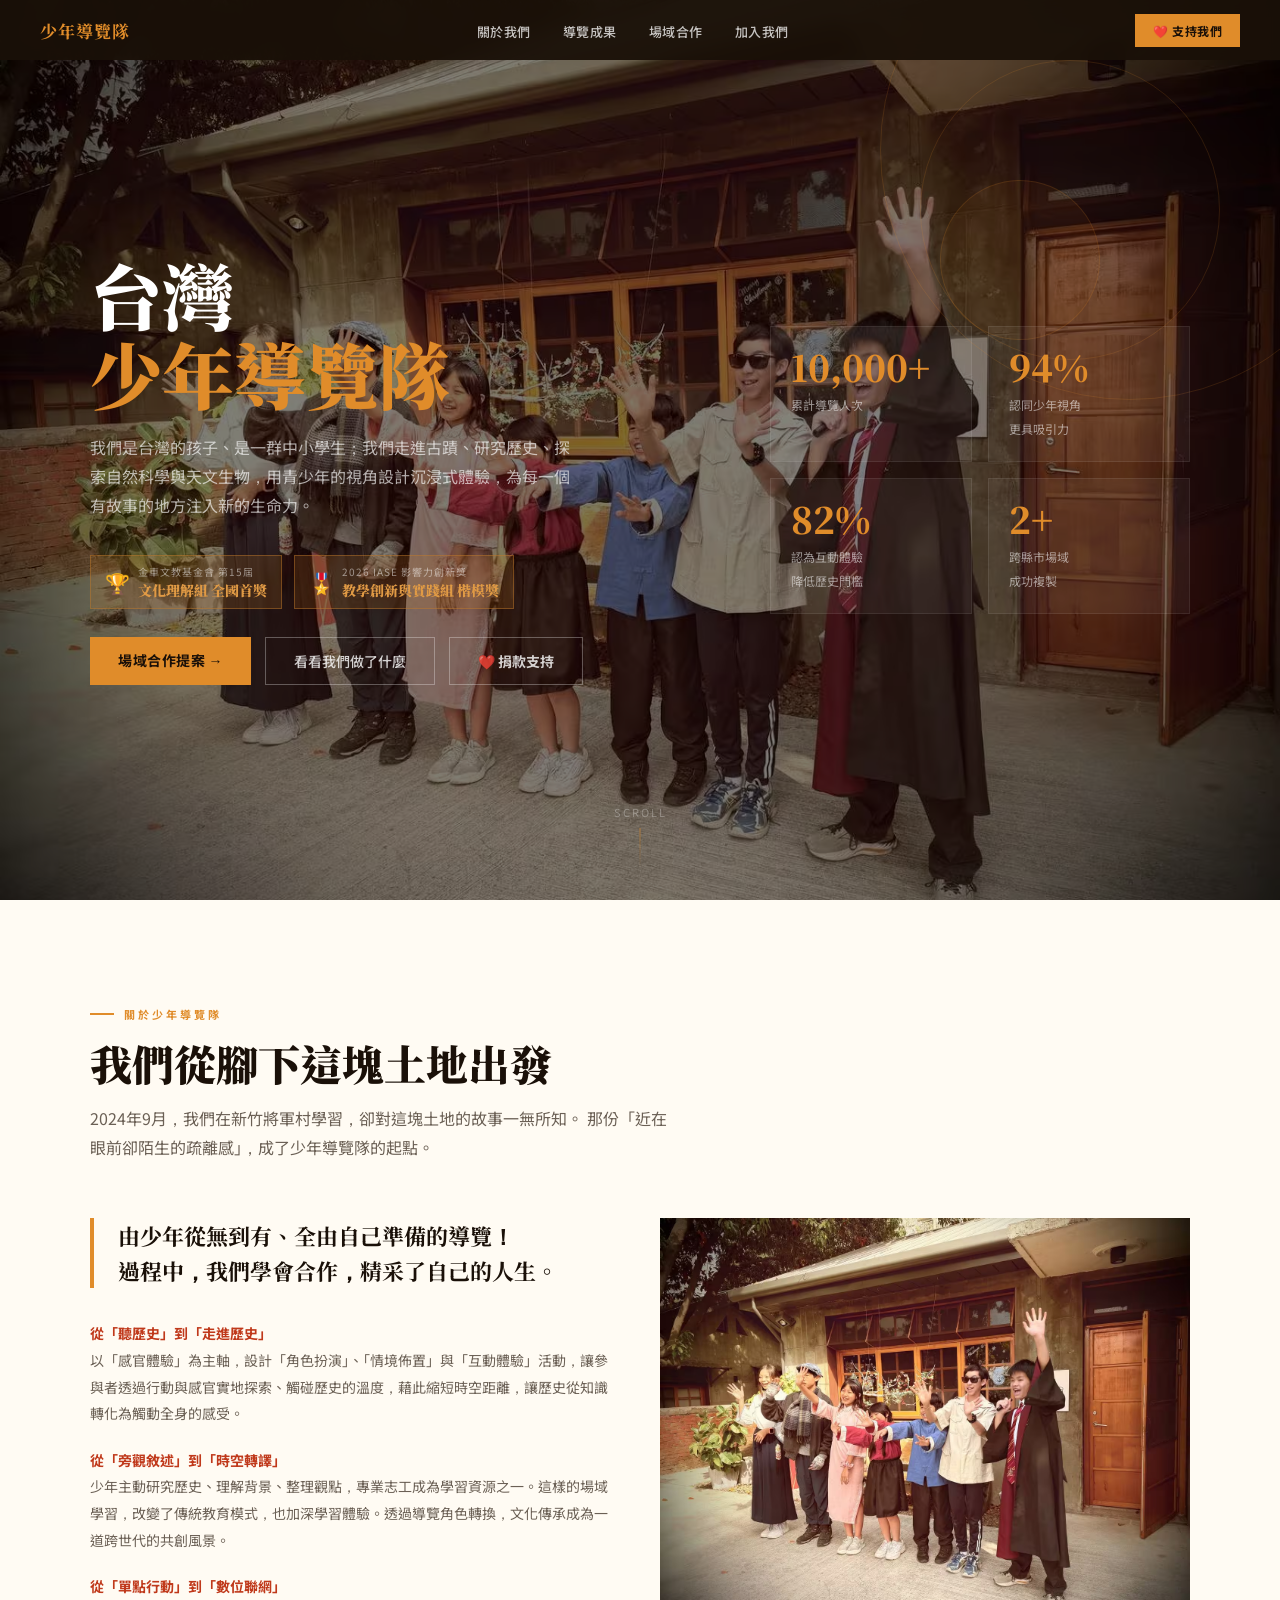
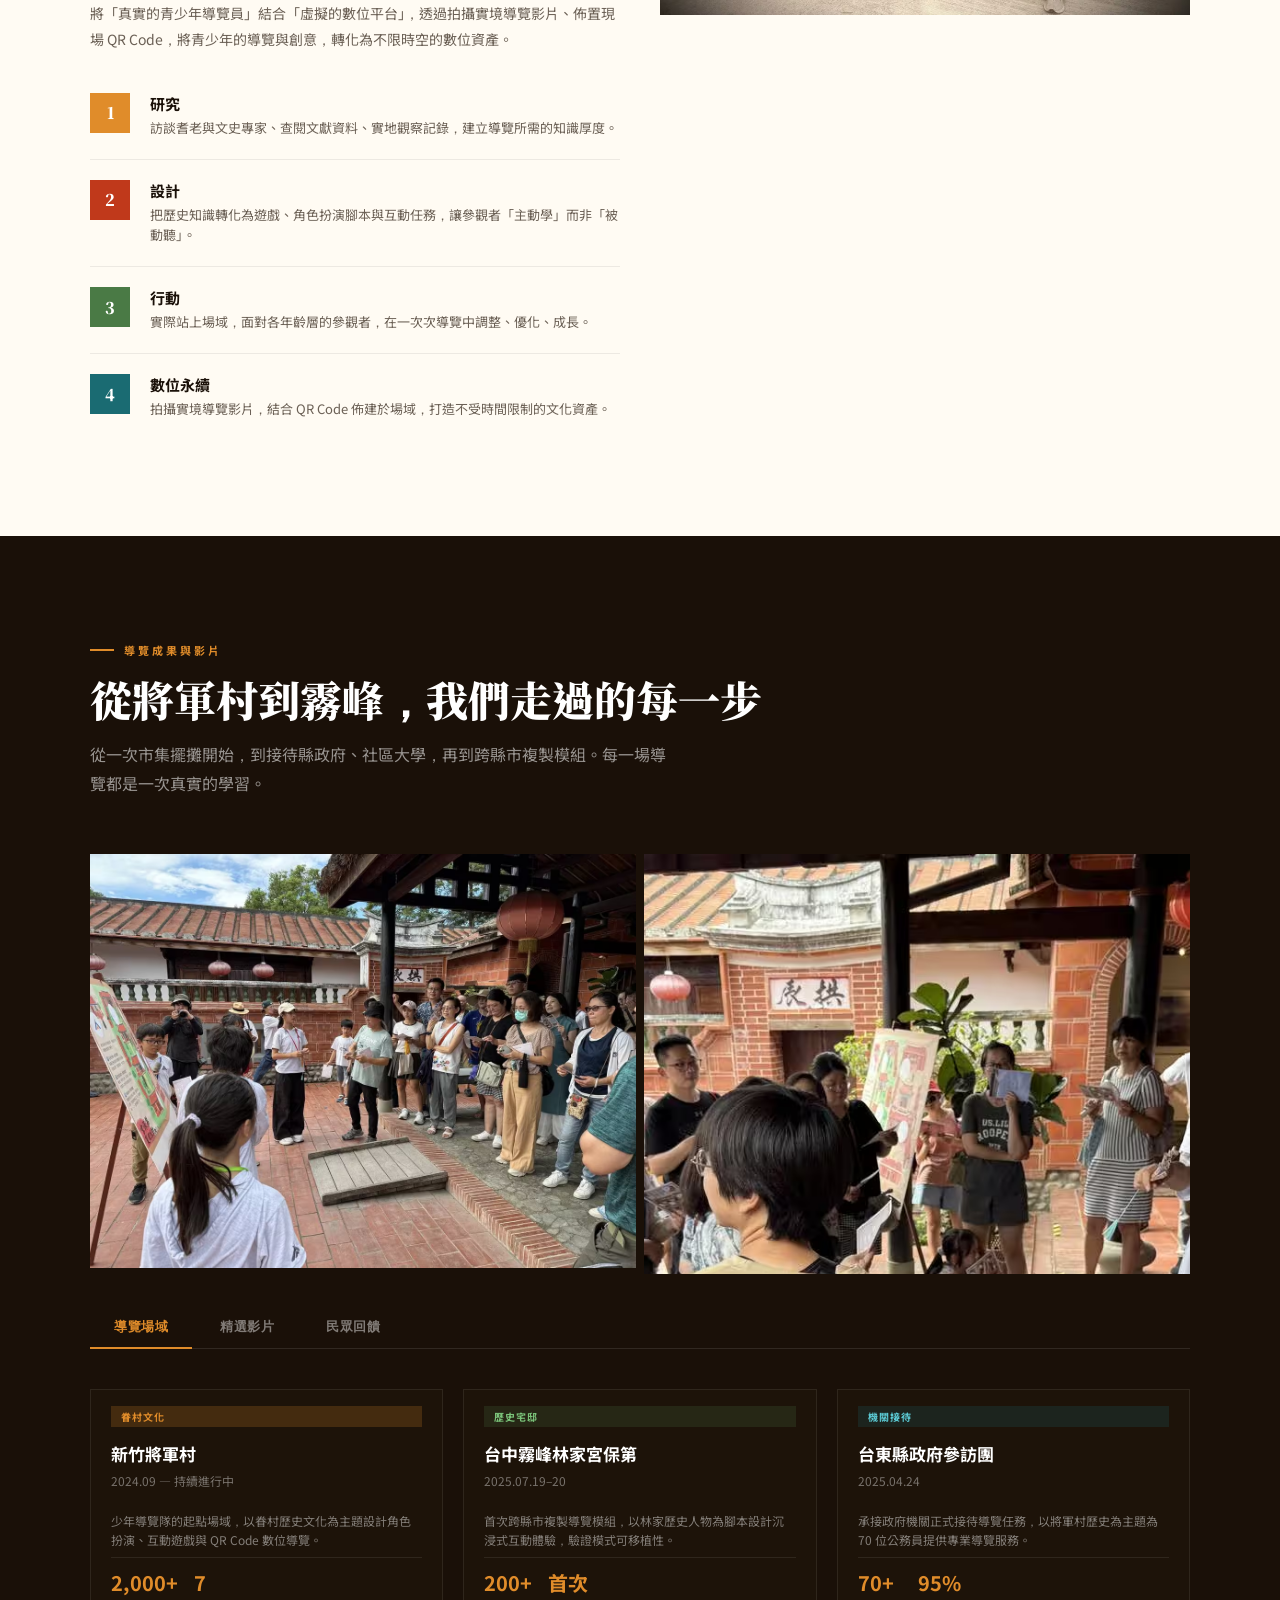
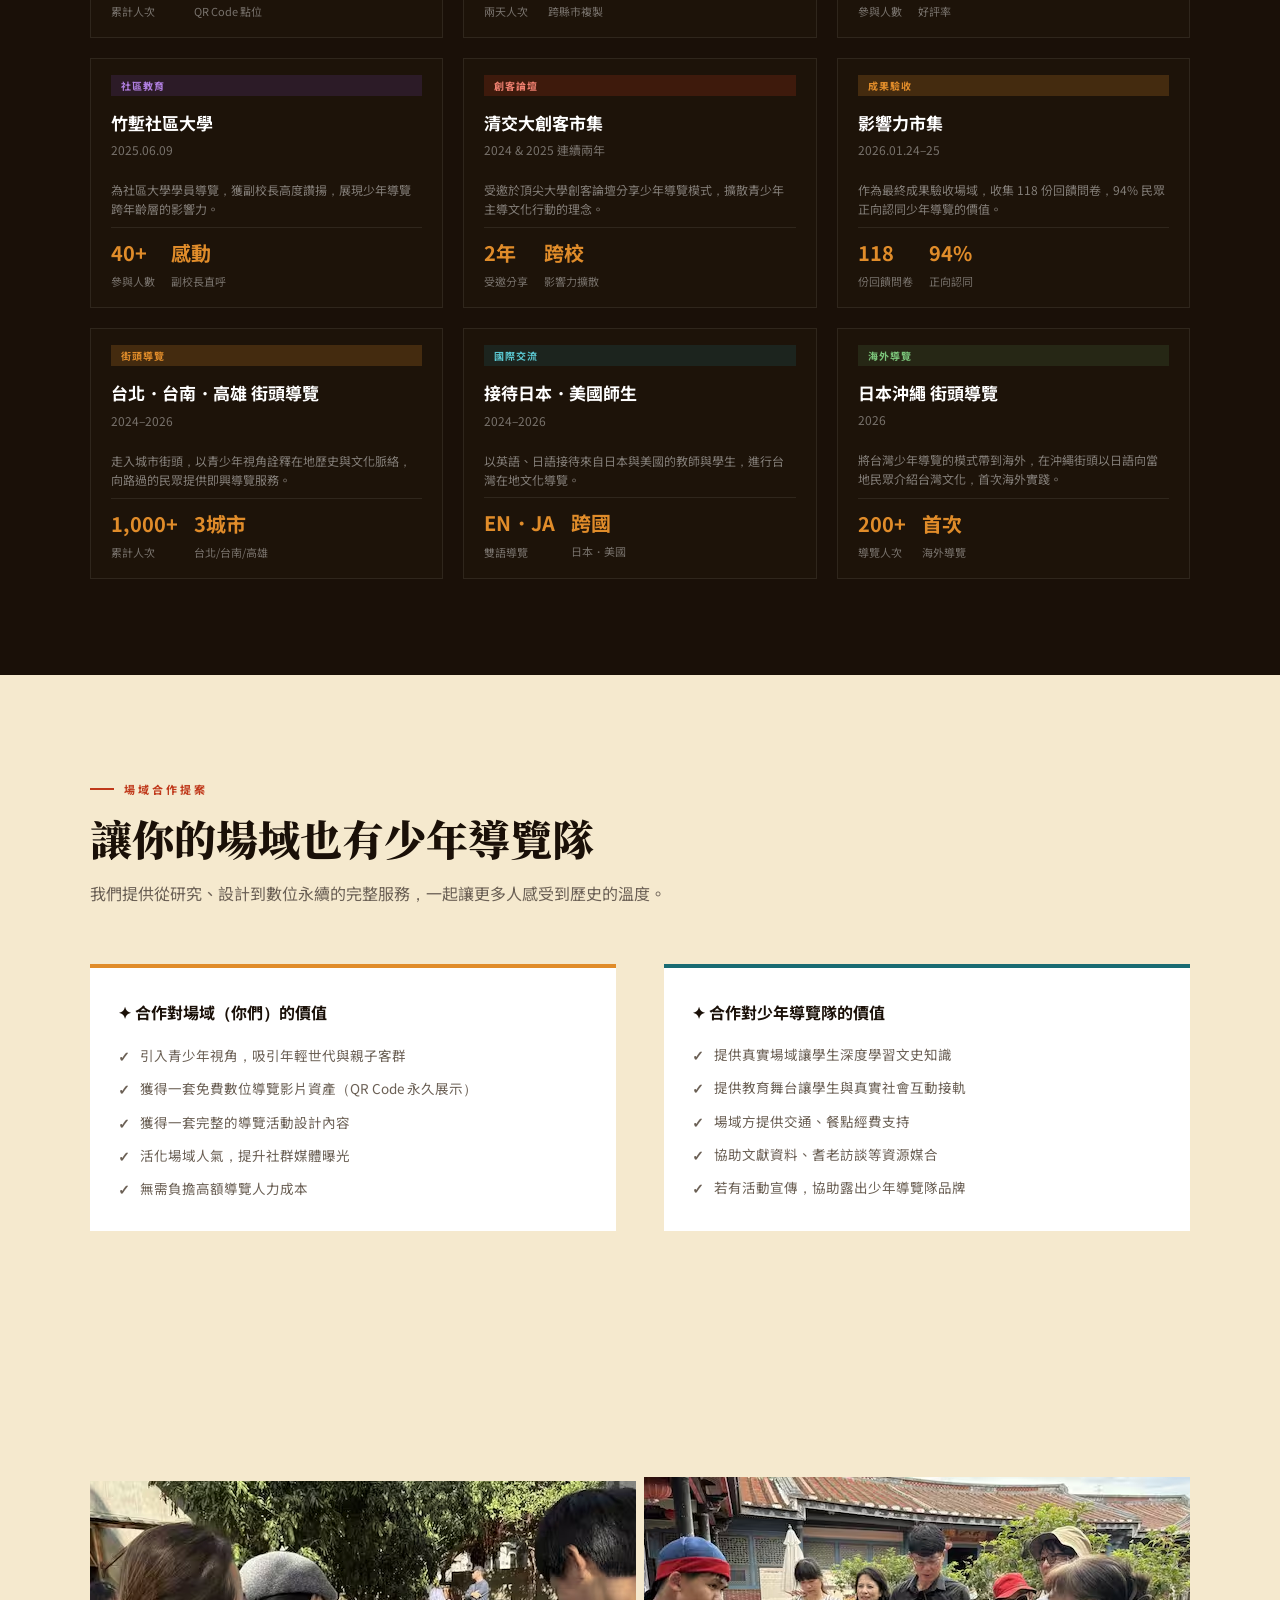
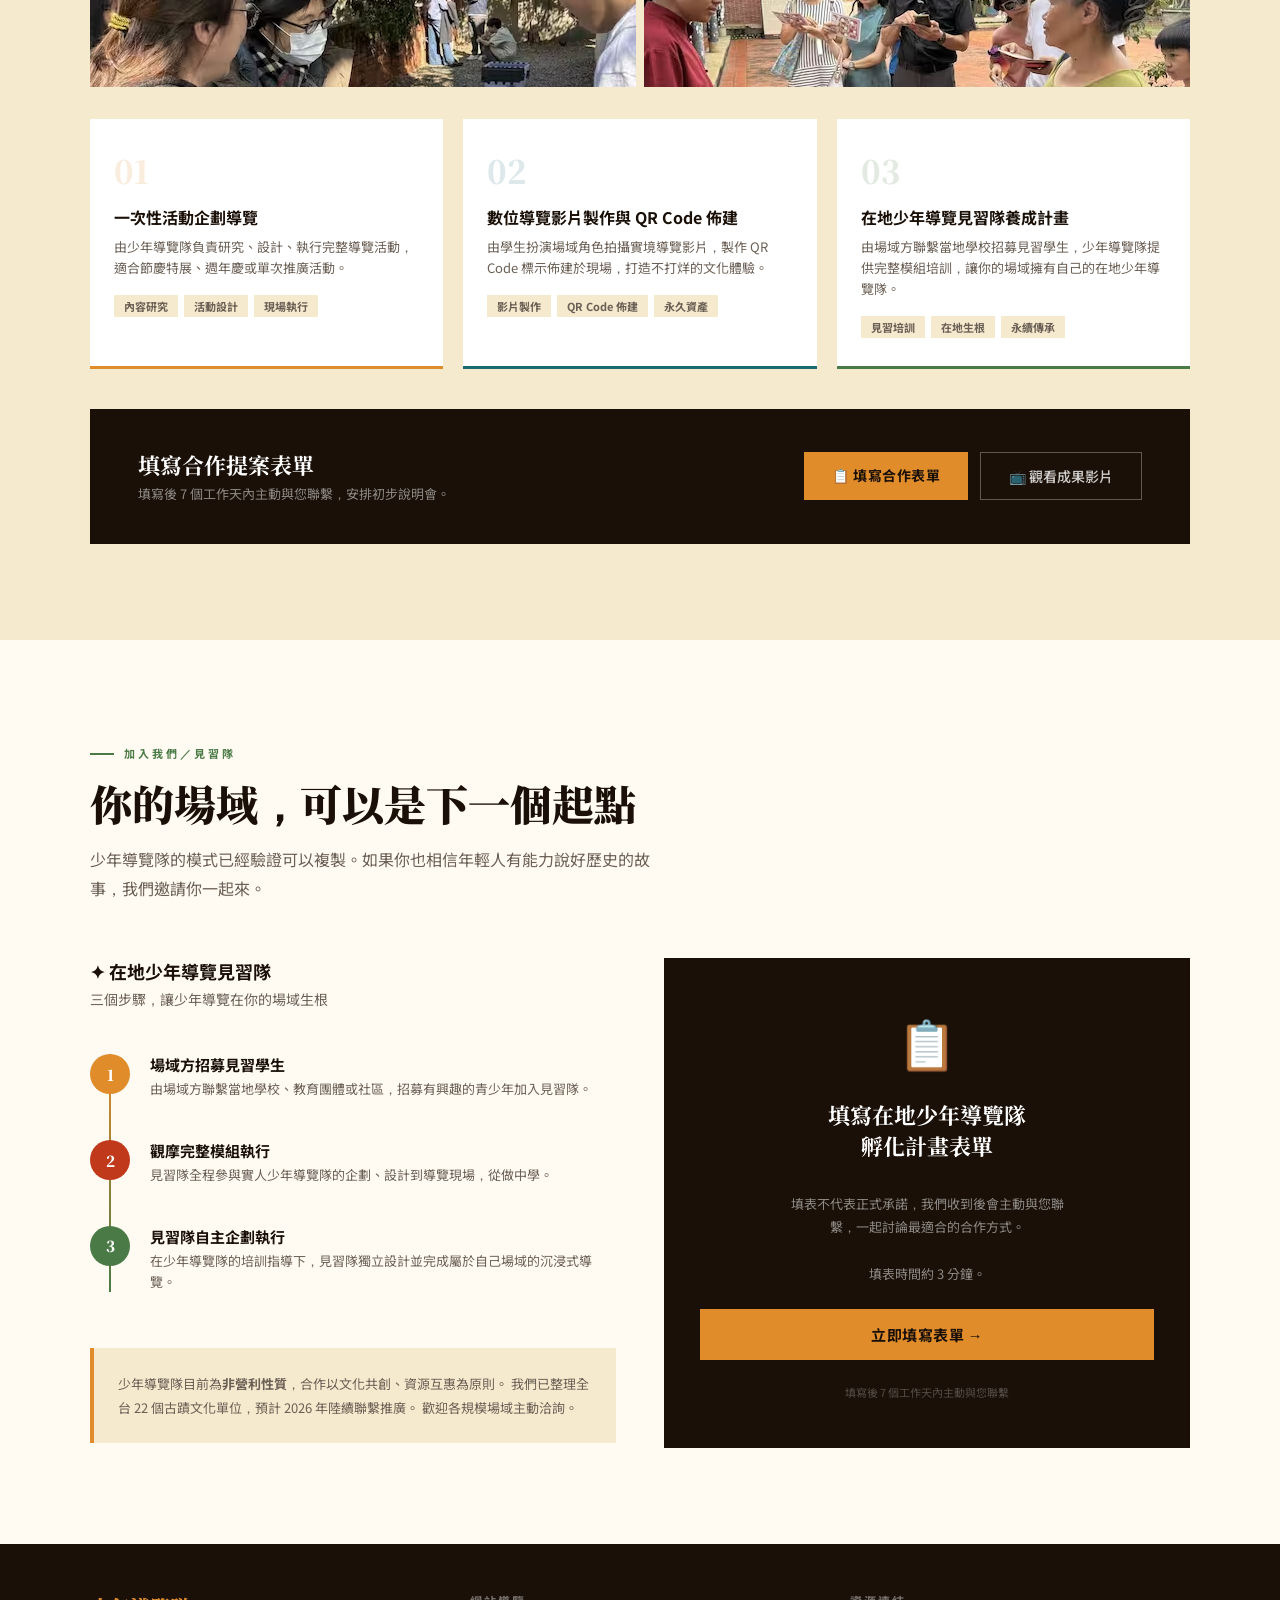
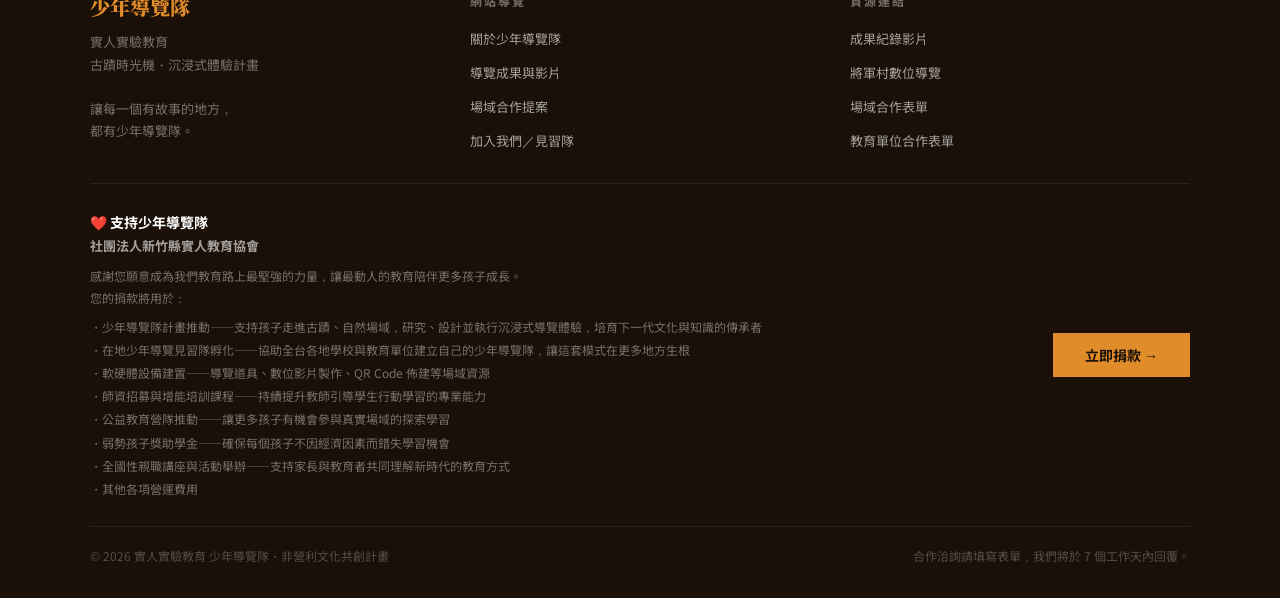
<file: index.html>
<!DOCTYPE html>
<html lang="zh-Hant">
<head>
<meta charset="UTF-8">
<meta name="viewport" content="width=device-width, initial-scale=1.0">
<title>實人教育 少年導覽隊 | 台灣</title>

<!-- Google Search Console 驗證 -->
<meta name="google-site-verification" content="-kMbcNNSzwXPjHhbkXWhO_62FAONILIH2p7qDBtXYgs" />

<!-- SEO Meta Tags -->
<meta name="description" content="台灣少年導覽隊——由實人實驗教育中小學生組成，以沉浸式體驗設計、角色扮演與數位 QR Code 導覽，為古蹟、自然科學與文化場域注入新生命。金車文教基金會兒少公益行動文化理解組全國首獎。累計導覽 10,000+ 人次。">
<meta name="keywords" content="少年導覽隊,實人實驗教育,古蹟導覽,沉浸式體驗,將軍村,霧峰林家,文化導覽,學生導覽,台灣,Wonder Scouts,親子活動,歷史教育">
<meta name="author" content="實人實驗教育 少年導覽隊">
<meta name="robots" content="index, follow">

<!-- Open Graph（分享到 FB / LINE 時的預覽）-->
<meta property="og:title" content="實人教育 少年導覽隊 | 台灣 Wonder Scouts">
<meta property="og:description" content="由台灣中小學生組成的少年導覽隊，用角色扮演與沉浸式互動讓歷史文化重新活起來。金車文教全國首獎。累計導覽 10,000+ 人次。">
<meta property="og:type" content="website">
<meta property="og:url" content="https://shirenschool.github.io/wonder-scouts/">
<meta property="og:locale" content="zh_TW">

<!-- Twitter Card -->
<meta name="twitter:card" content="summary_large_image">
<meta name="twitter:title" content="實人教育 少年導覽隊 | 台灣 Wonder Scouts">
<meta name="twitter:description" content="由台灣中小學生組成的少年導覽隊，用角色扮演與沉浸式互動讓歷史文化重新活起來。">

<!-- Canonical URL -->
<link rel="canonical" href="https://shirenschool.github.io/wonder-scouts/">
<link rel="stylesheet" href="style.min.css">
</head>
<body>

<!-- NAV -->
<nav>
  <div class="nav-logo">少年導覽隊</div>
  <ul class="nav-links">
    <li><a href="#about">關於我們</a></li>
    <li><a href="#results">導覽成果</a></li>
    <li><a href="#partner">場域合作</a></li>
    <li><a href="#join">加入我們</a></li>
  </ul>
  <a href="https://www.surveycake.com/s/ayPAY?utm_id=97758_v0_s00_e233_tv2_tp1_a1den5ez9v5f9m" target="_blank" style="background:var(--amber);color:var(--ink);padding:8px 18px;font-size:12px;font-weight:700;text-decoration:none;letter-spacing:0.5px;white-space:nowrap;transition:background 0.2s;" onmouseover="this.style.background='#F5A623'" onmouseout="this.style.background='var(--amber)'">❤️ 支持我們</a>
</nav>

<!-- HERO -->
<section class="hero">
  <div class="hero-bg"></div>
  <div class="hero-photo" style="position:absolute; inset:0; background-image: url('hero.avif'); background-position: center; background-size: cover; background-repeat: no-repeat;"></div>
  <div class="hero-circle hc1"></div>
  <div class="hero-circle hc2"></div>
  <div class="hero-circle hc3"></div>

  <div class="hero-inner">
    <div class="hero-left">
      
      <h1 class="hero-title">
        台灣<br><em>少年導覽隊</em>
      </h1>
      <p class="hero-desc">
        我們是台灣的孩子、是一群中小學生；我們走進古蹟、研究歷史、探索自然科學與天文生物，用青少年的視角設計沉浸式體驗，為每一個有故事的地方注入新的生命力。
      </p>
      <div style="display:flex;gap:12px;flex-wrap:wrap;margin-bottom:28px;">
        <div style="display:flex;align-items:center;gap:8px;background:rgba(193,122,42,0.18);border:1px solid rgba(193,122,42,0.45);padding:8px 14px;">
          <span style="font-size:20px;">🏆</span>
          <div>
            <p style="font-size:10px;color:rgba(255,255,255,0.5);letter-spacing:1px;margin-bottom:1px;">金車文教基金會 第15屆</p>
            <p style="font-size:14px;font-weight:900;color:#E09A45;font-family:'Noto Serif TC',serif;">文化理解組 全國首獎</p>
          </div>
        </div>
        <div style="display:flex;align-items:center;gap:8px;background:rgba(193,122,42,0.18);border:1px solid rgba(193,122,42,0.45);padding:8px 14px;">
          <span style="font-size:20px;">🎖️</span>
          <div>
            <p style="font-size:10px;color:rgba(255,255,255,0.5);letter-spacing:1px;margin-bottom:1px;">2026 IASE 影響力創新獎</p>
            <p style="font-size:14px;font-weight:900;color:#E09A45;font-family:'Noto Serif TC',serif;">教學創新與實踐組 楷模獎</p>
          </div>
        </div>
      </div>
      <div class="hero-cta">
        <a href="#partner" class="btn-primary">場域合作提案 →</a>
        <a href="#results" class="btn-outline">看看我們做了什麼</a>
        <a href="https://www.surveycake.com/s/ayPAY?utm_id=97758_v0_s00_e233_tv2_tp1_a1den5ez9v5f9m" target="_blank" style="display:inline-block;padding:13px 28px;font-size:14px;font-weight:700;text-decoration:none;background:transparent;border:1.5px solid rgba(255,255,255,0.3);color:rgba(255,255,255,0.8);transition:border-color 0.2s,color 0.2s;" onmouseover="this.style.borderColor='#E08C2A';this.style.color='#E08C2A'" onmouseout="this.style.borderColor='rgba(255,255,255,0.3)';this.style.color='rgba(255,255,255,0.8)'">❤️ 捐款支持</a>
      </div>
    </div>
    
    <div class="hero-stats">
      <div class="hero-stat">
        <span class="hero-stat-num">10,000+</span>
        <span class="hero-stat-label">累計導覽人次</span>
      </div>
      <div class="hero-stat">
        <span class="hero-stat-num">94%</span>
        <span class="hero-stat-label">認同少年視角<br>更具吸引力</span>
      </div>
      <div class="hero-stat">
        <span class="hero-stat-num">82%</span>
        <span class="hero-stat-label">認為互動體驗<br>降低歷史門檻</span>
      </div>
      <div class="hero-stat">
        <span class="hero-stat-num">2+</span>
        <span class="hero-stat-label">跨縣市場域<br>成功複製</span>
      </div>
    </div>
  </div>
  <div class="scroll-hint">
    <span>SCROLL</span>
    <div class="scroll-arrow"></div>
  </div>
</section>




<!-- ABOUT -->
<section id="about">
  <div class="section-inner">
    <div class="section-eyebrow" style="color:var(--amber)">
      <div class="line" style="background:var(--amber)"></div>
      關於少年導覽隊
    </div>
    <h2 class="section-title">我們從腳下這塊土地出發</h2>
    <p class="section-lead">
      2024年9月，我們在新竹將軍村學習，卻對這塊土地的故事一無所知。
      那份「近在眼前卻陌生的疏離感」，成了少年導覽隊的起點。
    </p>

    <div class="about-grid" style="grid-template-columns:1fr 1fr;gap:40px;align-items:start;">
      <!-- Left: text + module -->
      <div>
        <div class="about-quote">
          由少年從無到有、全由自己準備的導覽！<br>過程中，我們學會合作，精采了自己的人生。
        </div>
        <p class="about-text">
          <strong style="color:var(--rust)">從「聽歷史」到「走進歷史」</strong><br>
          以「感官體驗」為主軸，設計「角色扮演」、「情境佈置」與「互動體驗」活動，讓參與者透過行動與感官實地探索、觸碰歷史的溫度，藉此縮短時空距離，讓歷史從知識轉化為觸動全身的感受。
        </p>
        <p class="about-text">
          <strong style="color:var(--rust)">從「旁觀敘述」到「時空轉譯」</strong><br>
          少年主動研究歷史、理解背景、整理觀點，專業志工成為學習資源之一。這樣的場域學習，改變了傳統教育模式，也加深學習體驗。透過導覽角色轉換，文化傳承成為一道跨世代的共創風景。
        </p>
        <p class="about-text">
          <strong style="color:var(--rust)">從「單點行動」到「數位聯網」</strong><br>
          將「真實的青少年導覽員」結合「虛擬的數位平台」，透過拍攝實境導覽影片、佈置現場 QR Code，將青少年的導覽與創意，轉化為不限時空的數位資產。
        </p>
        <div class="module-flow">
        <div class="module-step">
          <div class="step-num" style="background:var(--amber)">1</div>
          <div class="step-body">
            <h4>研究</h4>
            <p>訪談耆老與文史專家、查閱文獻資料、實地觀察記錄，建立導覽所需的知識厚度。</p>
          </div>
        </div>
        <div class="module-step">
          <div class="step-num" style="background:var(--rust)">2</div>
          <div class="step-body">
            <h4>設計</h4>
            <p>把歷史知識轉化為遊戲、角色扮演腳本與互動任務，讓參觀者「主動學」而非「被動聽」。</p>
          </div>
        </div>
        <div class="module-step">
          <div class="step-num" style="background:var(--sage)">3</div>
          <div class="step-body">
            <h4>行動</h4>
            <p>實際站上場域，面對各年齡層的參觀者，在一次次導覽中調整、優化、成長。</p>
          </div>
        </div>
        <div class="module-step">
          <div class="step-num" style="background:var(--teal)">4</div>
          <div class="step-body">
            <h4>數位永續</h4>
            <p>拍攝實境導覽影片，結合 QR Code 佈建於場域，打造不受時間限制的文化資產。</p>
          </div>
        </div>
      </div>
      </div>

      <!-- Right: 3 photos in horizontal row -->
      <div style="display:flex;flex-direction:column;gap:12px;">
        
          <div style="overflow:hidden;">
            <img src="hero.avif" alt="少年導覽隊穿著戲服揮手" style="width:100%;height:100%;object-fit:cover;object-position:center 20%;">
          </div>
        </div>
     </div>
    </div>
  </div>
    </div>
    </div>
  </div>
</section>

<!-- RESULTS -->
<section id="results">
  <div class="section-inner">
    <div class="section-eyebrow" style="color:var(--amber)">
      <div class="line" style="background:var(--amber)"></div>
      導覽成果與影片
    </div>
    <h2 class="section-title">從將軍村到霧峰，我們走過的每一步</h2>
    <p class="section-lead">從一次市集擺攤開始，到接待縣政府、社區大學，再到跨縣市複製模組。每一場導覽都是一次真實的學習。</p>

    <!-- Results Photo Grid -->
    <div style="display:grid;grid-template-columns:1fr 1fr;gap:8px;height:420px;margin-bottom:32px;overflow:hidden;">
      <div style="display:flex;flex-direction:column;gap:8px;">
        <div style="flex:1;overflow:hidden;min-height:0;"> <!-- image_4 -->
          <img src="images/image_4.avif" alt="角色扮演庭院導覽" style="width:100%;height:100%;object-fit:cover;object-position:center 25%;">
        </div>
        <div style="flex:1;overflow:hidden;min-height:0;"> <!-- image_5 -->
          <img src="images/image_5.avif" alt="互動體驗活動" style="width:100%;height:100%;object-fit:cover;object-position:center 35%;">
        </div>
      </div>
      <div style="overflow:hidden;height:100%;"> <!-- image_6 -->
        <img src="images/image_6.avif" alt="霧峰林家宮保第導覽大人潮" style="width:100%;height:100%;object-fit:cover;object-position:center 20%;">
      </div>
    </div>

    <div class="results-tabs">
      <button class="tab-btn active" onclick="switchTab('venues',this)">導覽場域</button>
      <button class="tab-btn" onclick="switchTab('videos',this)">精選影片</button>
      <button class="tab-btn" onclick="switchTab('feedback',this)">民眾回饋</button>
    </div>

    <!-- Tab: Venues -->
    <div id="tab-venues" class="tab-content active">
      <div class="venue-grid">
        <div class="venue-card">
          <span class="venue-tag" style="background:rgba(224,140,42,0.2);color:var(--amber)">眷村文化</span>
          <h3>新竹將軍村</h3>
          <div class="meta">2024.09 — 持續進行中</div>
          <p style="font-size:12px;color:rgba(255,255,255,0.45);line-height:1.6;margin:10px 0 8px;">少年導覽隊的起點場域，以眷村歷史文化為主題設計角色扮演、互動遊戲與 QR Code 數位導覽。</p>
          <div class="venue-stat">
            <div class="vs-item"><span class="num">2,000+</span><span class="lbl">累計人次</span></div>
            <div class="vs-item"><span class="num">7</span><span class="lbl">QR Code 點位</span></div>
          </div>
        </div>
        <div class="venue-card">
          <span class="venue-tag" style="background:rgba(74,122,69,0.2);color:#7BC47A">歷史宅邸</span>
          <h3>台中霧峰林家宮保第</h3>
          <div class="meta">2025.07.19–20</div>
          <p style="font-size:12px;color:rgba(255,255,255,0.45);line-height:1.6;margin:10px 0 8px;">首次跨縣市複製導覽模組，以林家歷史人物為腳本設計沉浸式互動體驗，驗證模式可移植性。</p>
          <div class="venue-stat">
            <div class="vs-item"><span class="num">200+</span><span class="lbl">兩天人次</span></div>
            <div class="vs-item"><span class="num">首次</span><span class="lbl">跨縣市複製</span></div>
          </div>
        </div>
        <div class="venue-card">
          <span class="venue-tag" style="background:rgba(26,107,114,0.2);color:#5BC8D2">機關接待</span>
          <h3>台東縣政府參訪團</h3>
          <div class="meta">2025.04.24</div>
          <p style="font-size:12px;color:rgba(255,255,255,0.45);line-height:1.6;margin:10px 0 8px;">承接政府機關正式接待導覽任務，以將軍村歷史為主題為 70 位公務員提供專業導覽服務。</p>
          <div class="venue-stat">
            <div class="vs-item"><span class="num">70+</span><span class="lbl">參與人數</span></div>
            <div class="vs-item"><span class="num">95%</span><span class="lbl">好評率</span></div>
          </div>
        </div>
        <div class="venue-card">
          <span class="venue-tag" style="background:rgba(107,63,160,0.2);color:#B07FE0">社區教育</span>
          <h3>竹塹社區大學</h3>
          <div class="meta">2025.06.09</div>
          <p style="font-size:12px;color:rgba(255,255,255,0.45);line-height:1.6;margin:10px 0 8px;">為社區大學學員導覽，獲副校長高度讚揚，展現少年導覽跨年齡層的影響力。</p>
          <div class="venue-stat">
            <div class="vs-item"><span class="num">40+</span><span class="lbl">參與人數</span></div>
            <div class="vs-item"><span class="num">感動</span><span class="lbl">副校長直呼</span></div>
          </div>
        </div>
        <div class="venue-card">
          <span class="venue-tag" style="background:rgba(192,57,27,0.2);color:#F08070">創客論壇</span>
          <h3>清交大創客市集</h3>
          <div class="meta">2024 & 2025 連續兩年</div>
          <p style="font-size:12px;color:rgba(255,255,255,0.45);line-height:1.6;margin:10px 0 8px;">受邀於頂尖大學創客論壇分享少年導覽模式，擴散青少年主導文化行動的理念。</p>
          <div class="venue-stat">
            <div class="vs-item"><span class="num">2年</span><span class="lbl">受邀分享</span></div>
            <div class="vs-item"><span class="num">跨校</span><span class="lbl">影響力擴散</span></div>
          </div>
        </div>
        <div class="venue-card">
          <span class="venue-tag" style="background:rgba(224,140,42,0.2);color:var(--amber)">成果驗收</span>
          <h3>影響力市集</h3>
          <div class="meta">2026.01.24–25</div>
          <p style="font-size:12px;color:rgba(255,255,255,0.45);line-height:1.6;margin:10px 0 8px;">作為最終成果驗收場域，收集 118 份回饋問卷，94% 民眾正向認同少年導覽的價值。</p>
          <div class="venue-stat">
            <div class="vs-item"><span class="num">118</span><span class="lbl">份回饋問卷</span></div>
            <div class="vs-item"><span class="num">94%</span><span class="lbl">正向認同</span></div>
          </div>
        </div>
        <!-- 新增場域卡片 -->
        <div class="venue-card">
          <span class="venue-tag" style="background:rgba(224,140,42,0.2);color:var(--amber)">街頭導覽</span>
          <h3>台北・台南・高雄 街頭導覽</h3>
          <div class="meta">2024–2026</div>
          <p style="font-size:12px;color:rgba(255,255,255,0.45);line-height:1.6;margin:10px 0 8px;">走入城市街頭，以青少年視角詮釋在地歷史與文化脈絡，向路過的民眾提供即興導覽服務。</p>
          <div class="venue-stat">
            <div class="vs-item"><span class="num">1,000+</span><span class="lbl">累計人次</span></div>
            <div class="vs-item"><span class="num">3城市</span><span class="lbl">台北/台南/高雄</span></div>
          </div>
        </div>
        <div class="venue-card">
          <span class="venue-tag" style="background:rgba(26,107,114,0.2);color:#5BC8D2">國際交流</span>
          <h3>接待日本・美國師生</h3>
          <div class="meta">2024–2026</div>
          <p style="font-size:12px;color:rgba(255,255,255,0.45);line-height:1.6;margin:10px 0 8px;">以英語、日語接待來自日本與美國的教師與學生，進行台灣在地文化導覽。</p>
          <div class="venue-stat">
            <div class="vs-item"><span class="num">EN・JA</span><span class="lbl">雙語導覽</span></div>
            <div class="vs-item"><span class="num">跨國</span><span class="lbl">日本・美國</span></div>
          </div>
        </div>
        <div class="venue-card">
          <span class="venue-tag" style="background:rgba(74,122,69,0.2);color:#7BC47A">海外導覽</span>
          <h3>日本沖繩 街頭導覽</h3>
          <div class="meta">2026</div>
          <p style="font-size:12px;color:rgba(255,255,255,0.45);line-height:1.6;margin:10px 0 8px;">將台灣少年導覽的模式帶到海外，在沖繩街頭以日語向當地民眾介紹台灣文化，首次海外實踐。</p>
          <div class="venue-stat">
            <div class="vs-item"><span class="num">200+</span><span class="lbl">導覽人次</span></div>
            <div class="vs-item"><span class="num">首次</span><span class="lbl">海外導覽</span></div>
          </div>
        </div>
      </div>
    </div>

    <!-- Tab: Videos -->
    <div id="tab-videos" class="tab-content">
      <div style="display:grid;grid-template-columns:1fr 1fr;gap:20px;margin-bottom:36px;">
        <div style="background:rgba(255,255,255,0.04);border:1px solid rgba(255,255,255,0.08);overflow:hidden;">
          <div style="position:relative;padding-top:56.25%;">
            <iframe src="https://www.youtube.com/embed/KWGm5TQCVxs" title="將軍村影響力市集" frameborder="0" allow="accelerometer; autoplay; clipboard-write; encrypted-media; gyroscope; picture-in-picture" allowfullscreen style="position:absolute;top:0;left:0;width:100%;height:100%;"></iframe>
          </div>
          <div style="padding:16px 18px;">
            <p style="font-size:10px;color:var(--amber);letter-spacing:2px;font-weight:700;margin-bottom:4px;">新竹將軍村</p>
            <h4 style="font-size:15px;font-weight:700;color:var(--white);">影響力市集成果紀錄</h4>
          </div>
        </div>
        <div style="background:rgba(255,255,255,0.04);border:1px solid rgba(255,255,255,0.08);overflow:hidden;">
          <div style="position:relative;padding-top:56.25%;">
            <iframe src="https://www.youtube.com/embed/025HOvHCdP4" title="霧峰宮保第夏日派對" frameborder="0" allow="accelerometer; autoplay; clipboard-write; encrypted-media; gyroscope; picture-in-picture" allowfullscreen style="position:absolute;top:0;left:0;width:100%;height:100%;"></iframe>
          </div>
          <div style="padding:16px 18px;">
            <p style="font-size:10px;color:var(--amber);letter-spacing:2px;font-weight:700;margin-bottom:4px;">台中霧峰林家宮保第</p>
            <h4 style="font-size:15px;font-weight:700;color:var(--white);">宮保第夏日派對導覽紀錄</h4>
          </div>
        </div>
      </div>
    </div>

    <!-- Tab: Feedback -->
    <div id="tab-feedback" class="tab-content">
      <div class="feedback-row">
        <div class="feedback-card">
          <blockquote>「孩子們口條清晰、熱情開朗。每位同學都不僅是了解林家的歷史，還內化了以後能夠這樣呈現出來。」</blockquote>
          <cite>— 霧峰林家宮保第 參觀民眾</cite>
        </div>
        <div class="feedback-card">
          <blockquote>「導覽的同學熟悉負責的導覽內容，還可以展現自我風格很厲害。有比較害羞的同學，也鼓起勇氣進行導覽，值得鼓勵！」</blockquote>
          <cite>— 台東縣政府人事主任</cite>
        </div>
        <div class="feedback-card">
          <blockquote>「非常令人感動的活動，謝謝！NPC 導覽方法讓參觀的小孩更容易接觸了解歷史。」</blockquote>
          <cite>— 竹塹社區大學副校長</cite>
        </div>
        <div class="feedback-card">
          <blockquote>「小朋友表現很棒！講解生動，努力互動。透過互動式，讓遊客對宮保第的故事印象加深！」</blockquote>
          <cite>— 霧峰林家 參觀民眾</cite>
        </div>
        <div class="feedback-card">
          <blockquote>「我覺得讓小朋友導覽是一件很讚的事情。支持！認真且落落大方，面對陌生人不緊張，很棒！」</blockquote>
          <cite>— 影響力市集 民眾回饋</cite>
        </div>
        <div class="feedback-card">
          <blockquote>「孩子很活潑，借由導覽活動讓孩子激發腦子，很棒的創意設計活動。自信大方，內容豐富，一級棒！」</blockquote>
          <cite>— 影響力市集 民眾回饋</cite>
        </div>
      </div>
    </div>

  </div>
</section>

<section id="partner">
  <div class="section-inner">
    <div class="section-eyebrow" style="color:var(--rust)">
      <div class="line" style="background:var(--rust)"></div>
      場域合作提案
    </div>
    <h2 class="section-title">讓你的場域也有少年導覽隊</h2>
    <p class="section-lead">我們提供從研究、設計到數位永續的完整服務，一起讓更多人感受到歷史的溫度。</p>

    <div class="partner-intro">
      <div class="benefit-block" style="border-color:var(--amber)">
        <h3>✦ 合作對場域（你們）的價值</h3>
        <ul class="benefit-list">
          <li style="color:var(--gray)">引入青少年視角，吸引年輕世代與親子客群</li>
          <li style="color:var(--gray)">獲得一套免費數位導覽影片資產（QR Code 永久展示）</li>
          <li style="color:var(--gray)">獲得一套完整的導覽活動設計內容</li>
          <li style="color:var(--gray)">活化場域人氣，提升社群媒體曝光</li>
          <li style="color:var(--gray)">無需負擔高額導覽人力成本</li>
        </ul>
      </div>
      <div class="benefit-block" style="border-color:var(--teal)">
        <h3>✦ 合作對少年導覽隊的價值</h3>
        <ul class="benefit-list">
          <li style="color:var(--gray)">提供真實場域讓學生深度學習文史知識</li>
          <li style="color:var(--gray)">提供教育舞台讓學生與真實社會互動接軌</li>
          <li style="color:var(--gray)">場域方提供交通、餐點經費支持</li>
          <li style="color:var(--gray)">協助文獻資料、耆老訪談等資源媒合</li>
          <li style="color:var(--gray)">若有活動宣傳，協助露出少年導覽隊品牌</li>
        </ul>
      </div>
    </div>

    
    <div style="display:grid;grid-template-columns:1fr 1fr;gap:8px;height:400px;margin-bottom:32px;overflow:hidden;">
      <div style="overflow:hidden; height:100%;">
        <img src="images/image_1.avif" 
             style="width:100%; height:100%; object-fit:none;">
      </div>
      <div style="display:flex;flex-direction:column;gap:8px;">
        <div style="overflow:hidden; height:100%;">
          <img src="images/image_2.avif" 
               style="width:100%; height:100%; object-fit:none;">
        </div>
        <div style="flex:1; overflow:hidden; min-height:0; background:#f5e9ce; 
                    display:flex; align-items:center; justify-content:center;">
          <img src="images/image_3.avif" 
               style="max-width:100%; max-height:100%; width:auto; height:auto;">
        </div>
      </div>
    </div>
    <div class="form-types">
      <div class="form-type-card" style="border-color:var(--amber)">
        <span class="ftype-num" style="color:var(--amber)">01</span>
        <h3>一次性活動企劃導覽</h3>
        <p>由少年導覽隊負責研究、設計、執行完整導覽活動，適合節慶特展、週年慶或單次推廣活動。</p>
        <div class="tags">
          <span class="tag">內容研究</span>
          <span class="tag">活動設計</span>
          <span class="tag">現場執行</span>
        </div>
      </div>
      <div class="form-type-card" style="border-color:var(--teal)">
        <span class="ftype-num" style="color:var(--teal)">02</span>
        <h3>數位導覽影片製作與 QR Code 佈建</h3>
        <p>由學生扮演場域角色拍攝實境導覽影片，製作 QR Code 標示佈建於現場，打造不打烊的文化體驗。</p>
        <div class="tags">
          <span class="tag">影片製作</span>
          <span class="tag">QR Code 佈建</span>
          <span class="tag">永久資產</span>
        </div>
      </div>
      <div class="form-type-card" style="border-color:var(--sage)">
        <span class="ftype-num" style="color:var(--sage)">03</span>
        <h3>在地少年導覽見習隊養成計畫</h3>
        <p>由場域方聯繫當地學校招募見習學生，少年導覽隊提供完整模組培訓，讓你的場域擁有自己的在地少年導覽隊。</p>
        <div class="tags">
          <span class="tag">見習培訓</span>
          <span class="tag">在地生根</span>
          <span class="tag">永續傳承</span>
        </div>
      </div>
    </div>

    <div class="cta-bar">
      <div>
        <h3>填寫合作提案表單</h3>
        <p>填寫後 7 個工作天內主動與您聯繫，安排初步說明會。</p>
      </div>
      <div class="cta-bar-btns">
        <a href="https://docs.google.com/forms/d/e/1FAIpQLSd3bYH1n5HX569WxzNzub4dR5kgBN8yGw9mLjVakEfFVzULEA/viewform?usp=sharing&ouid=109580868900905926784" target="_blank" class="btn-primary">📋 填寫合作表單</a>
        <a href="https://reurl.cc/laEAeY" target="_blank" class="btn-outline">📺 觀看成果影片</a>
      </div>
    </div>
  </div>
</section>

<!-- JOIN -->
<section id="join">
  <div class="section-inner">
    <div class="section-eyebrow" style="color:var(--sage)">
      <div class="line" style="background:var(--sage)"></div>
      加入我們／見習隊
    </div>
    <h2 class="section-title">你的場域，可以是下一個起點</h2>
    <p class="section-lead">少年導覽隊的模式已經驗證可以複製。如果你也相信年輕人有能力說好歷史的故事，我們邀請你一起來。</p>

    <div class="join-grid">
      <div>
        <h3 style="font-size:18px;font-weight:700;margin-bottom:24px;color:var(--ink)">
          ✦ 在地少年導覽見習隊<br>
          <span style="font-size:14px;font-weight:400;color:var(--gray)">三個步驟，讓少年導覽在你的場域生根</span>
        </h3>
        <div class="seedling-steps">
          <div class="seed-step">
            <div class="seed-num" style="background:var(--amber)">1</div>
            <div class="seed-body">
              <h4>場域方招募見習學生</h4>
              <p>由場域方聯繫當地學校、教育團體或社區，招募有興趣的青少年加入見習隊。</p>
            </div>
          </div>
          <div class="seed-step">
            <div class="seed-num" style="background:var(--rust)">2</div>
            <div class="seed-body">
              <h4>觀摩完整模組執行</h4>
              <p>見習隊全程參與實人少年導覽隊的企劃、設計到導覽現場，從做中學。</p>
            </div>
          </div>
          <div class="seed-step">
            <div class="seed-num" style="background:var(--sage)">3</div>
            <div class="seed-body">
              <h4>見習隊自主企劃執行</h4>
              <p>在少年導覽隊的培訓指導下，見習隊獨立設計並完成屬於自己場域的沉浸式導覽。</p>
            </div>
          </div>
        </div>

        <div style="margin-top:36px;padding:24px;background:var(--sand);border-left:4px solid var(--amber)">
          <p style="font-size:13px;color:var(--gray);line-height:1.8;">
            少年導覽隊目前為<strong>非營利性質</strong>，合作以文化共創、資源互惠為原則。
            我們已整理全台 22 個古蹟文化單位，預計 2026 年陸續聯繫推廣。
            歡迎各規模場域主動洽詢。
          </p>
        </div>
      </div>

      <div class="join-right" style="display:flex;flex-direction:column;align-items:center;justify-content:center;text-align:center;padding:48px 36px;gap:24px;">
        <div style="font-size:48px;">📋</div>
        <h3 style="font-family:'Noto Serif TC',serif;font-size:22px;font-weight:700;color:var(--white);line-height:1.4;">填寫在地少年導覽隊<br>孵化計畫表單</h3>
        <p style="font-size:13px;color:rgba(255,255,255,0.5);line-height:1.8;max-width:280px;">填表不代表正式承諾，我們收到後會主動與您聯繫，一起討論最適合的合作方式。<br><br>填表時間約 3 分鐘。</p>
        <a href="https://forms.gle/2575hnCrJk556J3cA" target="_blank" style="display:block;width:100%;padding:15px;background:var(--amber);color:var(--ink);font-size:15px;font-weight:700;text-decoration:none;letter-spacing:0.5px;transition:background 0.2s;" onmouseover="this.style.background='#F5A623'" onmouseout="this.style.background='var(--amber)'">立即填寫表單 →</a>
        <p style="font-size:11px;color:rgba(255,255,255,0.25);">填寫後 7 個工作天內主動與您聯繫</p>
      </div>
    </div>
  </div>
</section>

<!-- FOOTER -->
<footer>
  <div class="footer-inner">
    <div class="footer-brand">
      <div class="logo">少年導覽隊</div>
      <p>
        實人實驗教育<br>
        古蹟時光機・沉浸式體驗計畫<br><br>
        讓每一個有故事的地方，<br>都有少年導覽隊。
      </p>
    </div>
    <div class="footer-col">
      <h4>網站導覽</h4>
      <ul>
        <li><a href="#about">關於少年導覽隊</a></li>
        <li><a href="#results">導覽成果與影片</a></li>
        <li><a href="#partner">場域合作提案</a></li>
        <li><a href="#join">加入我們／見習隊</a></li>
      </ul>
    </div>
    <div class="footer-col">
      <h4>資源連結</h4>
      <ul>
        
        <li><a href="https://reurl.cc/laEAeY" target="_blank">成果紀錄影片</a></li>
        <li><a href="https://reurl.cc/Ebqe6A" target="_blank">將軍村數位導覽</a></li>
        <li><a href="https://docs.google.com/forms/d/e/1FAIpQLSd3bYH1n5HX569WxzNzub4dR5kgBN8yGw9mLjVakEfFVzULEA/viewform?usp=sharing&ouid=109580868900905926784" target="_blank">場域合作表單</a></li>
        <li><a href="https://forms.gle/2575hnCrJk556J3cA" target="_blank">教育單位合作表單</a></li>
      </ul>
    </div>
  </div>
  <div style="max-width:1100px;margin:0 auto;padding:28px 0;border-bottom:1px solid rgba(255,255,255,0.08);display:flex;align-items:center;justify-content:space-between;flex-wrap:wrap;gap:16px;">
    <div>
      <p style="font-size:14px;font-weight:700;color:var(--white);margin-bottom:4px;">❤️ 支持少年導覽隊</p>
      <p style="font-size:13px;font-weight:700;color:rgba(255,255,255,0.6);margin-bottom:10px;">社團法人新竹縣實人教育協會</p>
      <p style="font-size:12px;color:rgba(255,255,255,0.4);line-height:1.8;">感謝您願意成為我們教育路上最堅強的力量，讓最動人的教育陪伴更多孩子成長。<br>您的捐款將用於：</p>
      <ul style="margin-top:8px;list-style:none;display:flex;flex-direction:column;gap:4px;">
        <li style="font-size:12px;color:rgba(255,255,255,0.4);line-height:1.6;">・少年導覽隊計畫推動——支持孩子走進古蹟、自然場域，研究、設計並執行沉浸式導覽體驗，培育下一代文化與知識的傳承者</li>
        <li style="font-size:12px;color:rgba(255,255,255,0.4);line-height:1.6;">・在地少年導覽見習隊孵化——協助全台各地學校與教育單位建立自己的少年導覽隊，讓這套模式在更多地方生根</li>
        <li style="font-size:12px;color:rgba(255,255,255,0.4);line-height:1.6;">・軟硬體設備建置——導覽道具、數位影片製作、QR Code 佈建等場域資源</li>
        <li style="font-size:12px;color:rgba(255,255,255,0.4);line-height:1.6;">・師資招募與增能培訓課程——持續提升教師引導學生行動學習的專業能力</li>
        <li style="font-size:12px;color:rgba(255,255,255,0.4);line-height:1.6;">・公益教育營隊推動——讓更多孩子有機會參與真實場域的探索學習</li>
        <li style="font-size:12px;color:rgba(255,255,255,0.4);line-height:1.6;">・弱勢孩子獎助學金——確保每個孩子不因經濟因素而錯失學習機會</li>
        <li style="font-size:12px;color:rgba(255,255,255,0.4);line-height:1.6;">・全國性親職講座與活動舉辦——支持家長與教育者共同理解新時代的教育方式</li>
        <li style="font-size:12px;color:rgba(255,255,255,0.4);line-height:1.6;">・其他各項營運費用</li>
      </ul>
    </div>
    <a href="https://www.surveycake.com/s/ayPAY?utm_id=97758_v0_s00_e233_tv2_tp1_a1den5ez9v5f9m" target="_blank" style="display:inline-block;padding:12px 32px;background:var(--amber);color:var(--ink);font-size:14px;font-weight:700;text-decoration:none;white-space:nowrap;transition:background 0.2s;" onmouseover="this.style.background='#F5A623'" onmouseout="this.style.background='var(--amber)'">立即捐款 →</a>
  </div>
  <div class="footer-bottom">
    <p>© 2026 實人實驗教育 少年導覽隊・非營利文化共創計畫</p>
    <p>合作洽詢請填寫表單，我們將於 7 個工作天內回覆。</p>
  </div>
</footer>

<script src="script.js"></script>
</body>
</html>
</file>
<file: style.min.css>
:root{--ink:#1a1008;--amber:#e08c2a;--amber2:#f5a623;--rust:#c0391b;--sage:#4a7a45;--teal:#1a6b72;--sky:#2a6faa;--purple:#6b3fa0;--sand:#f5e9ce;--cream:#fffbf3;--white:#fff;--gray:#6b6055}@font-face{font-display:swap;font-family:Noto Sans TC;font-style:normal;font-weight:300;src:url(fonts/noto-sans-tc-v39-chinese-traditional_latin-300.woff2) format("woff2")}@font-face{font-display:swap;font-family:Noto Sans TC;font-style:normal;font-weight:400;src:url(fonts/noto-sans-tc-v39-chinese-traditional_latin-regular.woff2) format("woff2")}@font-face{font-display:swap;font-family:Noto Sans TC;font-style:normal;font-weight:500;src:url(fonts/noto-sans-tc-v39-chinese-traditional_latin-500.woff2) format("woff2")}@font-face{font-display:swap;font-family:Noto Sans TC;font-style:normal;font-weight:700;src:url(fonts/noto-sans-tc-v39-chinese-traditional_latin-700.woff2) format("woff2")}@font-face{font-display:swap;font-family:Noto Sans TC;font-style:normal;font-weight:900;src:url(fonts/noto-sans-tc-v39-chinese-traditional_latin-900.woff2) format("woff2")}@font-face{font-display:swap;font-family:"Noto Serif TC";font-style:normal;font-weight:300;src:url(fonts/noto-serif-tc-v36-chinese-traditional_latin-300.woff2) format("woff2")}@font-face{font-display:swap;font-family:"Noto Serif TC";font-style:normal;font-weight:400;src:url(fonts/noto-serif-tc-v36-chinese-traditional_latin-regular.woff2) format("woff2")}@font-face{font-display:swap;font-family:"Noto Serif TC";font-style:normal;font-weight:500;src:url(fonts/noto-serif-tc-v36-chinese-traditional_latin-500.woff2) format("woff2")}@font-face{font-display:swap;font-family:"Noto Serif TC";font-style:normal;font-weight:700;src:url(fonts/noto-serif-tc-v36-chinese-traditional_latin-700.woff2) format("woff2")}@font-face{font-display:swap;font-family:"Noto Serif TC";font-style:normal;font-weight:900;src:url(fonts/noto-serif-tc-v36-chinese-traditional_latin-900.woff2) format("woff2")}*{box-sizing:border-box;margin:0;padding:0}html{scroll-behavior:smooth}body{background:var(--cream);color:var(--ink);font-family:Noto Sans TC,sans-serif;overflow-x:hidden}nav{align-items:center;backdrop-filter:blur(8px);background:rgba(26,16,8,.95);display:flex;height:60px;justify-content:space-between;left:0;padding:0 40px;position:fixed;right:0;top:0;z-index:2}.nav-logo{color:var(--amber);font-family:"Noto Serif TC",serif;font-size:17px;font-weight:700;letter-spacing:1px}.nav-links{display:flex;gap:32px;list-style:none}.nav-links a{color:hsla(0,0%,100%,.75);font-size:13px;font-weight:500;letter-spacing:.5px;text-decoration:none;transition:color .2s}.nav-links a:hover{color:var(--amber)}.hero{align-items:center;background:var(--ink);display:flex;min-height:100vh;overflow:hidden;padding:100px 40px 60px;position:relative}.hero-bg{background:radial-gradient(ellipse 60% 50% at 70% 40%,rgba(224,140,42,.12) 0,transparent 70%),radial-gradient(ellipse 40% 60% at 20% 70%,rgba(192,57,27,.1) 0,transparent 70%);inset:0;position:absolute}.hero-circle{border:1px solid rgba(224,140,42,.15);border-radius:50%;position:absolute}.hc1{height:500px;right:-100px;top:-100px;width:500px}.hc2{height:300px;right:60px;top:60px;width:300px}.hc3{background:rgba(224,140,42,.06);height:160px;right:180px;top:180px;width:160px}.hero-inner{align-items:center;display:grid;gap:60px;grid-template-columns:1fr 420px;margin:0 auto;max-width:1100px;position:relative;width:100%;z-index:1}.hero-kicker{align-items:center;background:rgba(224,140,42,.15);border:1px solid rgba(224,140,42,.3);color:var(--amber);display:inline-flex;font-size:12px;font-weight:700;gap:8px;letter-spacing:2px;margin-bottom:24px;padding:6px 16px}.hero-kicker:before{animation:a 2s infinite;background:var(--amber);border-radius:50%;content:"";height:6px;width:6px}@keyframes a{0%,to{opacity:1;transform:scale(1)}50%{opacity:.5;transform:scale(.8)}}.hero-photo:before{background:rgba(0,0,0,.5);content:"";inset:0;pointer-events:none;position:absolute}h1.hero-title{color:var(--white);font-family:"Noto Serif TC",serif;font-size:clamp(44px,6vw,72px);font-weight:900;line-height:1.1;margin-bottom:20px}h1.hero-title em{color:var(--amber);font-style:normal;position:relative}.hero-desc{color:hsla(0,0%,100%,.65);font-size:16px;line-height:1.8;margin-bottom:36px;max-width:480px}.hero-cta{display:flex;flex-wrap:wrap;gap:14px}.btn-primary{background:var(--amber);color:var(--ink);display:inline-block;font-size:14px;font-weight:700;letter-spacing:.5px;padding:13px 28px;text-decoration:none;transition:background .2s,transform .15s}.btn-primary:hover{background:var(--amber2);transform:translateY(-2px)}.btn-outline{border:1.5px solid hsla(0,0%,100%,.3);color:hsla(0,0%,100%,.8);display:inline-block;font-size:14px;font-weight:500;padding:13px 28px;text-decoration:none;transition:border-color .2s,color .2s}.btn-outline:hover{border-color:var(--amber);color:var(--amber)}.hero-stats{display:grid;gap:16px;grid-template-columns:1fr 1fr}.hero-stat{background:hsla(0,0%,100%,.05);border:1px solid hsla(0,0%,100%,.08);padding:22px 20px;transition:background .2s}.hero-stat:hover{background:rgba(224,140,42,.08)}.hero-stat-num{color:var(--amber);display:block;font-family:"Noto Serif TC",serif;font-size:36px;font-weight:900;line-height:1;margin-bottom:6px}.hero-stat-label{color:hsla(0,0%,100%,.55);font-size:12px;line-height:1.4}.scroll-hint{align-items:center;bottom:32px;color:hsla(0,0%,100%,.3);display:flex;flex-direction:column;font-size:11px;gap:8px;left:50%;letter-spacing:2px;position:absolute;transform:translateX(-50%)}.scroll-arrow{animation:b 2s infinite;background:linear-gradient(180deg,rgba(224,140,42,.6),transparent);height:40px;width:1px}@keyframes b{0%{transform:scaleY(0);transform-origin:top}50%{transform:scaleY(1);transform-origin:top}to{transform:scaleY(0);transform-origin:bottom}}section{padding:96px 40px}.section-inner{margin:0 auto;max-width:1100px}.section-eyebrow{align-items:center;display:inline-flex;font-size:11px;font-weight:700;gap:10px;letter-spacing:3px;margin-bottom:16px;text-transform:uppercase}.section-eyebrow .line{height:2px;width:24px}h2.section-title{font-family:"Noto Serif TC",serif;font-size:clamp(28px,4vw,42px);font-weight:900;line-height:1.2;margin-bottom:16px}.section-lead{color:var(--gray);font-size:16px;line-height:1.8;margin-bottom:56px;max-width:580px}#about{background:var(--cream)}.about-grid{align-items:start;display:grid;gap:48px;grid-template-columns:1fr 1fr}.about-quote{border-left:4px solid var(--amber);color:var(--ink);font-family:"Noto Serif TC",serif;font-size:22px;font-weight:700;line-height:1.6;margin-bottom:32px;padding-left:24px}.about-text{color:var(--gray);font-size:14px;line-height:1.9;margin-bottom:20px}.module-flow{display:flex;flex-direction:column;gap:0}.module-step{align-items:flex-start;border-bottom:1px solid rgba(0,0,0,.07);display:flex;gap:20px;padding:20px 0}.module-step:last-child{border-bottom:none}.step-num{align-items:center;color:var(--white);display:flex;flex-shrink:0;font-family:"Noto Serif TC",serif;font-size:16px;font-weight:900;height:40px;justify-content:center;width:40px}.step-body h4{font-size:15px;font-weight:700;margin-bottom:4px}.step-body p{color:var(--gray);font-size:13px;line-height:1.6}.award-chips{display:flex;flex-wrap:wrap;gap:10px;margin-top:32px}.chip{align-items:center;border:1.5px solid;display:inline-flex;font-size:12px;font-weight:700;gap:6px;padding:7px 14px}#results{background:var(--ink);color:var(--white)}#results .section-lead{color:hsla(0,0%,100%,.55)}#results h2.section-title{color:var(--white)}.results-tabs{border-bottom:1px solid hsla(0,0%,100%,.1);display:flex;gap:4px;margin-bottom:40px}.tab-btn{background:transparent;border:none;color:hsla(0,0%,100%,.45);cursor:pointer;font-size:13px;font-weight:700;letter-spacing:.5px;padding:12px 24px;position:relative;transition:color .2s}.tab-btn.active{color:var(--amber)}.tab-btn.active:after{background:var(--amber);bottom:-1px;content:"";height:2px;left:0;position:absolute;right:0}.tab-content{display:none}.tab-content.active{display:block}.venue-grid{align-items:stretch;display:grid;gap:20px;grid-template-columns:repeat(3,1fr)}.venue-card{display:flex;flex-direction:column}.venue-card .venue-stat{margin-top:auto}.venue-card{background:rgba(30,20,10,.88);border:1px solid hsla(0,0%,100%,.08);padding:16px 20px;transition:background .2s,border-color .2s}.venue-card:hover{background:rgba(224,140,42,.08);border-color:rgba(224,140,42,.3)}.venue-tag{display:inline-block;font-size:10px;font-weight:700;letter-spacing:1px;margin-bottom:14px;padding:3px 10px}.venue-card h3{color:var(--white);font-size:17px;font-weight:700;margin-bottom:6px}.venue-card .meta{color:hsla(0,0%,100%,.4);font-size:12px;margin-bottom:12px}.venue-stat{border-top:1px solid hsla(0,0%,100%,.08);display:flex;gap:16px;padding-top:10px}.vs-item .num{color:var(--amber);display:block;font-size:20px;font-weight:700}.vs-item .lbl{color:hsla(0,0%,100%,.4);font-size:11px}.video-grid{display:grid;gap:16px;grid-template-columns:repeat(auto-fill,minmax(220px,1fr))}.video-card{background:rgba(30,20,10,.88);border:1px solid hsla(0,0%,100%,.08);overflow:hidden;transition:transform .2s,border-color .2s}.video-card:hover{border-color:rgba(224,140,42,.4);transform:translateY(-4px)}.video-thumb{font-size:32px;height:110px;position:relative}.video-thumb,.video-thumb:after{align-items:center;display:flex;justify-content:center}.video-thumb:after{background:rgba(224,140,42,.85);border-radius:50%;color:var(--ink);content:"▶";font-size:13px;height:38px;position:absolute;width:38px}.video-info{padding:14px 16px}.video-info h4{color:var(--white);font-size:13px;font-weight:700;margin-bottom:4px}.video-info a{color:var(--amber);font-size:11px;text-decoration:none}.feedback-row{display:grid;gap:16px;grid-template-columns:1fr 1fr 1fr}.feedback-card{background:rgba(30,20,10,.88);border:1px solid hsla(0,0%,100%,.08);padding:24px}.feedback-card blockquote{color:hsla(0,0%,100%,.75);font-size:14px;font-style:italic;line-height:1.7;margin-bottom:14px}.feedback-card cite{color:hsla(0,0%,100%,.35);font-size:12px;font-style:normal}#partner{background:var(--sand)}.partner-intro{display:grid;gap:48px;grid-template-columns:1fr 1fr;margin-bottom:56px}.benefit-block{background:var(--white);border-top:4px solid;padding:32px 28px}.benefit-block h3{font-size:16px;font-weight:700;margin-bottom:20px}.benefit-list{display:flex;flex-direction:column;gap:12px;list-style:none}.benefit-list li{align-items:flex-start;color:var(--gray);display:flex;font-size:13.5px;gap:10px;line-height:1.5}.benefit-list li:before{content:"✓";flex-shrink:0;font-weight:700;margin-top:1px}.form-types{display:grid;gap:20px;grid-template-columns:repeat(3,1fr);margin-bottom:40px}.form-type-card{background:var(--white);border-bottom:3px solid;padding:28px 24px;transition:transform .2s,box-shadow .2s}.form-type-card:hover{box-shadow:0 12px 32px rgba(0,0,0,.1);transform:translateY(-4px)}.ftype-num{display:block;font-family:"Noto Serif TC",serif;font-size:32px;font-weight:900;margin-bottom:12px;opacity:.15}.form-type-card h3{font-size:16px;font-weight:700;margin-bottom:8px}.form-type-card p{color:var(--gray);font-size:13px;line-height:1.6}.form-type-card .tags{display:flex;flex-wrap:wrap;gap:6px;margin-top:16px}.form-type-card .tag{background:var(--sand);color:var(--gray);font-size:11px;font-weight:700;padding:3px 10px}.cta-bar{align-items:center;background:var(--ink);display:flex;flex-wrap:wrap;gap:20px;justify-content:space-between;padding:40px 48px}.cta-bar h3{color:var(--white);font-family:"Noto Serif TC",serif;font-size:22px;font-weight:700}.cta-bar p{color:hsla(0,0%,100%,.5);font-size:13px;margin-top:4px}.cta-bar-btns{display:flex;flex-wrap:wrap;gap:12px}#join{background:var(--cream)}.join-grid{align-items:start;display:grid;gap:48px;grid-template-columns:1fr 1fr}.seedling-steps{display:flex;flex-direction:column;gap:0;position:relative}.seedling-steps:before{background:linear-gradient(to bottom,var(--amber),var(--sage));bottom:20px;content:"";left:19px;position:absolute;top:20px;width:2px}.seed-step{align-items:flex-start;gap:20px;padding:20px 0}.seed-num,.seed-step{display:flex;position:relative}.seed-num{align-items:center;border-radius:50%;color:var(--white);flex-shrink:0;font-family:"Noto Serif TC",serif;font-size:15px;font-weight:900;height:40px;justify-content:center;width:40px;z-index:1}.seed-body h4{font-size:15px;font-weight:700;margin-bottom:4px}.seed-body p{color:var(--gray);font-size:13px;line-height:1.6}.join-right{background:var(--ink);padding:36px 32px;position:sticky;top:80px}.join-right h3{color:var(--white);font-family:"Noto Serif TC",serif;font-size:20px;font-weight:700;margin-bottom:6px}.join-right .sub{color:hsla(0,0%,100%,.45);font-size:13px;margin-bottom:28px}.join-form-field{margin-bottom:16px}.join-form-field label{color:hsla(0,0%,100%,.5);display:block;font-size:12px;font-weight:700;letter-spacing:1px;margin-bottom:6px}.join-form-field input,.join-form-field select,.join-form-field textarea{background:hsla(0,0%,100%,.06);border:1px solid hsla(0,0%,100%,.12);color:var(--white);font-family:Noto Sans TC,sans-serif;font-size:14px;outline:none;padding:10px 14px;transition:border-color .2s;width:100%}.join-form-field input:focus,.join-form-field select:focus,.join-form-field textarea:focus{border-color:var(--amber)}.join-form-field select option{background:var(--ink)}.join-form-field textarea{height:80px;resize:vertical}.form-submit{background:var(--amber);border:none;color:var(--ink);cursor:pointer;font-family:Noto Sans TC,sans-serif;font-size:15px;font-weight:700;margin-top:4px;padding:13px;transition:background .2s;width:100%}.form-submit:hover{background:var(--amber2)}.form-note{color:hsla(0,0%,100%,.3);font-size:11px;margin-top:12px;text-align:center}footer{background:var(--ink);padding:48px 40px 32px}.footer-inner{border-bottom:1px solid hsla(0,0%,100%,.08);display:grid;gap:40px;grid-template-columns:1fr 1fr 1fr;margin:0 auto;max-width:1100px;padding-bottom:32px}.footer-brand .logo{color:var(--amber);font-family:"Noto Serif TC",serif;font-size:20px;font-weight:900;margin-bottom:10px}.footer-brand p{color:hsla(0,0%,100%,.4);font-size:13px;line-height:1.7}.footer-col h4{color:hsla(0,0%,100%,.4);font-size:12px;font-weight:700;letter-spacing:2px;margin-bottom:16px}.footer-col ul{display:flex;flex-direction:column;gap:10px;list-style:none}.footer-col a{color:hsla(0,0%,100%,.6);font-size:13px;text-decoration:none;transition:color .2s}.footer-col a:hover{color:var(--amber)}.footer-bottom{align-items:center;display:flex;flex-wrap:wrap;gap:8px;justify-content:space-between;margin:0 auto;max-width:1100px;padding-top:20px}.footer-bottom p{color:hsla(0,0%,100%,.25);font-size:12px}@media(max-width:768px){nav{padding:0 16px}.nav-links{display:none}section{padding:48px 20px}.hero{min-height:auto;padding:80px 20px 48px}.hero-inner{gap:32px;grid-template-columns:1fr}.hero-title{font-size:42px}.hero-desc{font-size:15px}.hero-stats{gap:12px;grid-template-columns:1fr 1fr}.hero-stat{padding:16px 12px}.hero-stat-num{font-size:28px}.about-grid{gap:28px;grid-template-columns:1fr!important}.about-quote{font-size:18px}.footer-inner,.join-grid,.partner-intro{grid-template-columns:1fr}.footer-inner{gap:28px}.benefit-grid,.feedback-row,.form-types{grid-template-columns:1fr}.cta-bar{flex-direction:column;padding:28px 20px}.join-right{position:static}.section-title,h2.section-title{font-size:26px}.award-bar-grid{grid-template-columns:1fr!important}.award-bar-divider{display:none!important}.about-photo-row,.partner-dual,.results-strip,.venue-grid{grid-template-columns:1fr!important}}@media(max-width:480px){.hero-title{font-size:34px}.hero-stats{grid-template-columns:1fr 1fr}.hero-stat-num{font-size:24px}nav{height:52px}.nav-logo{font-size:15px}}
</file>
